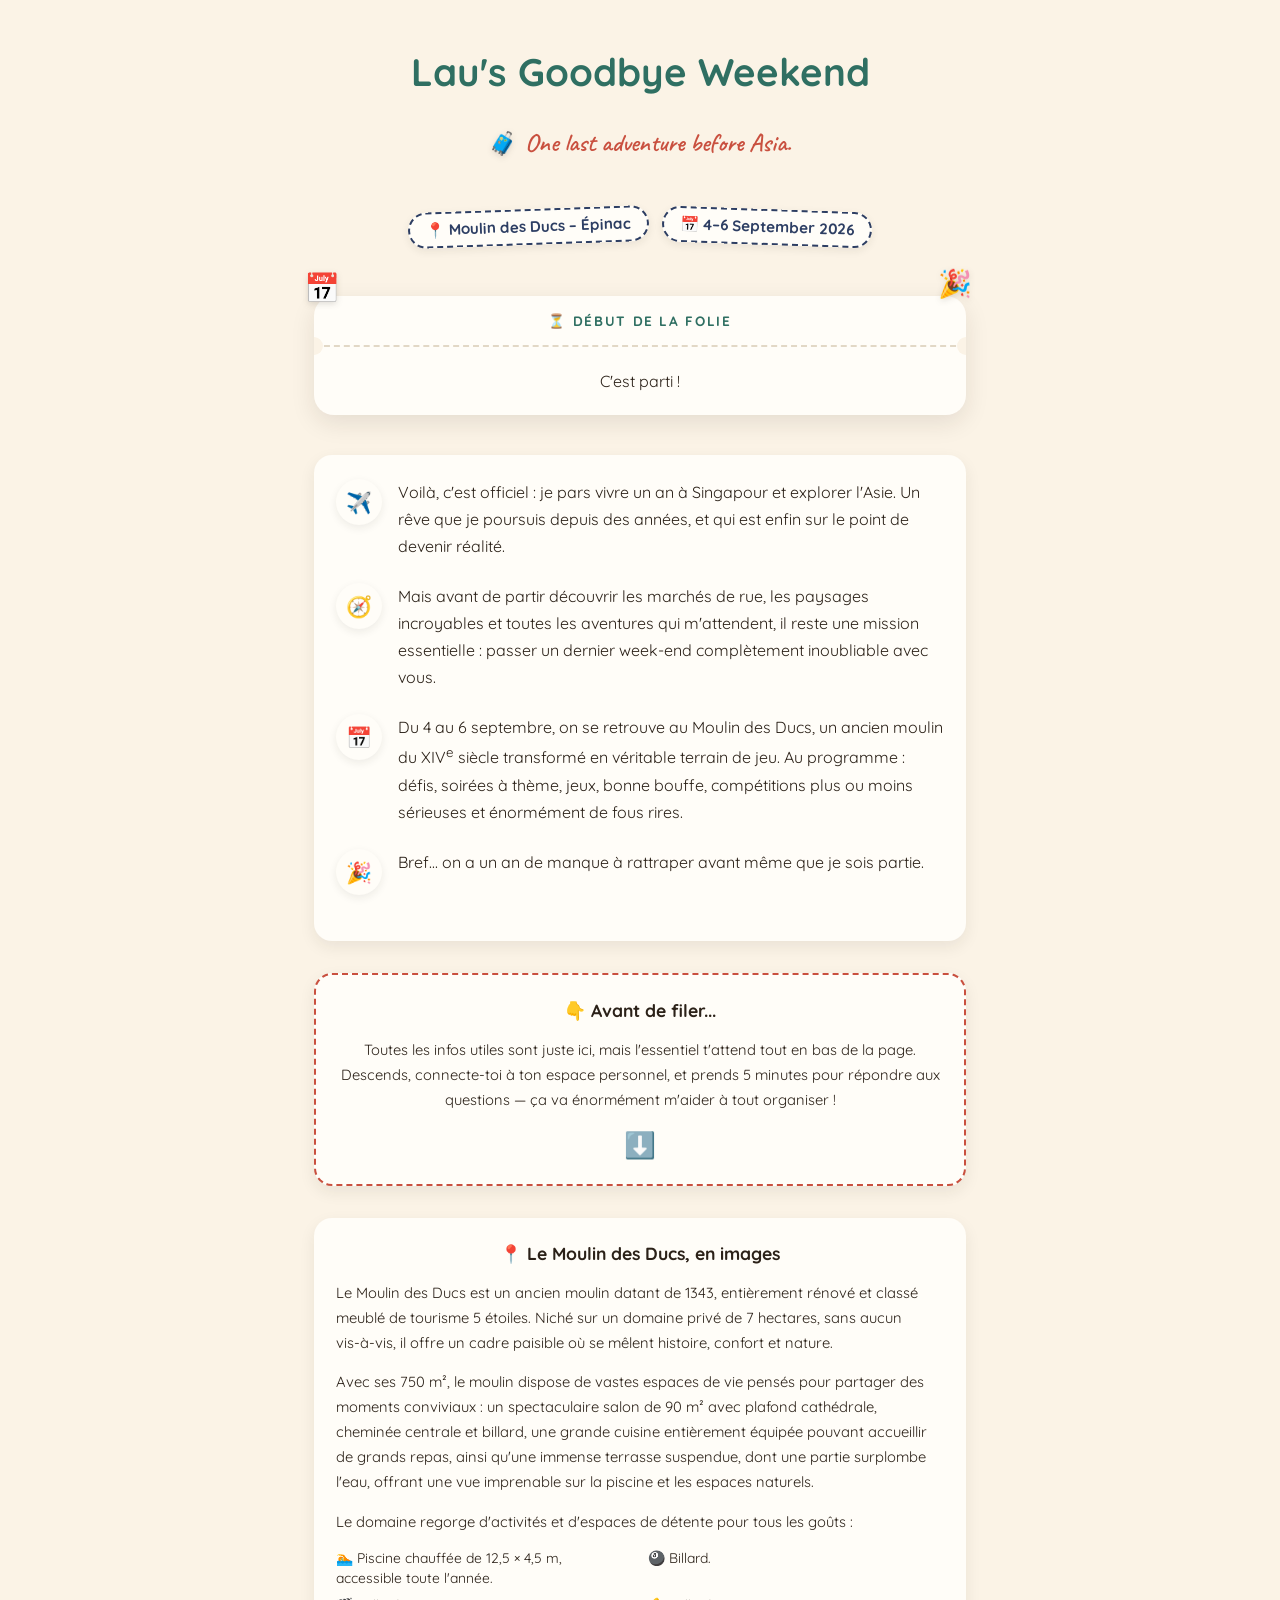
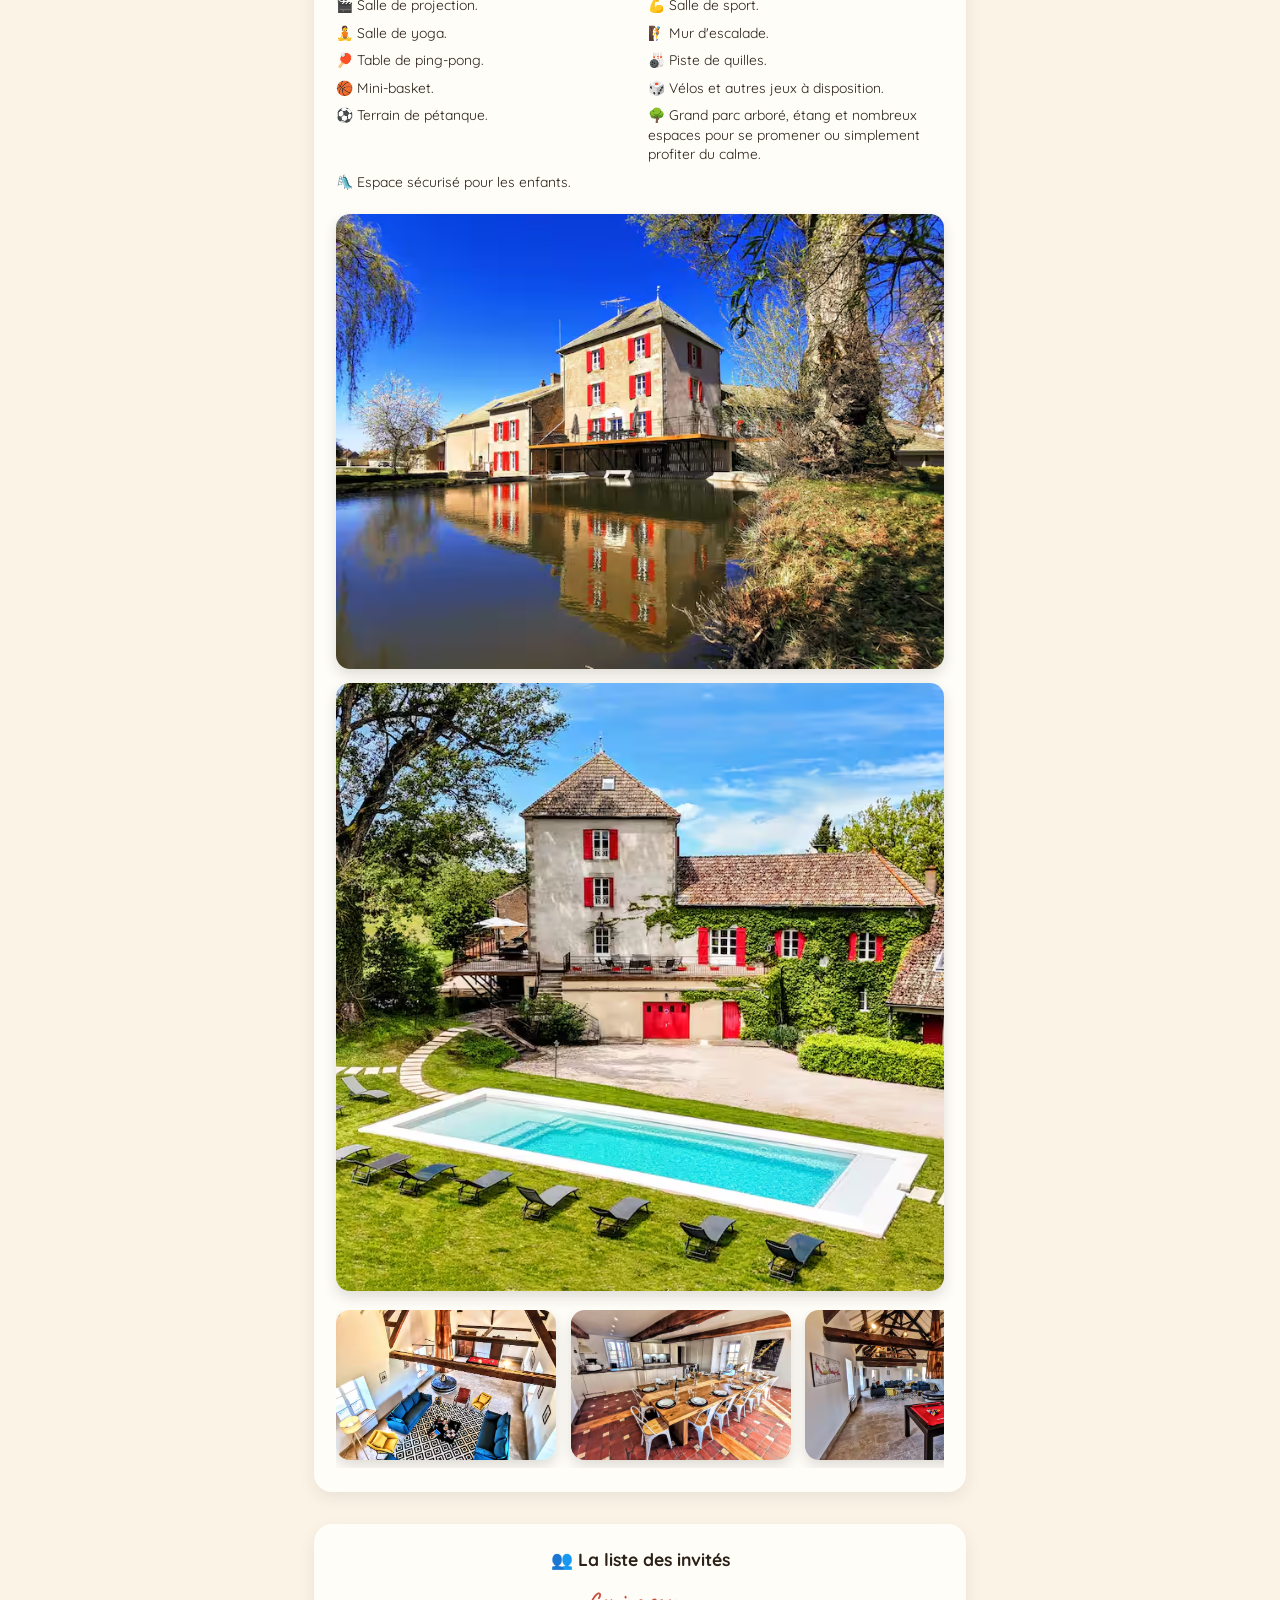
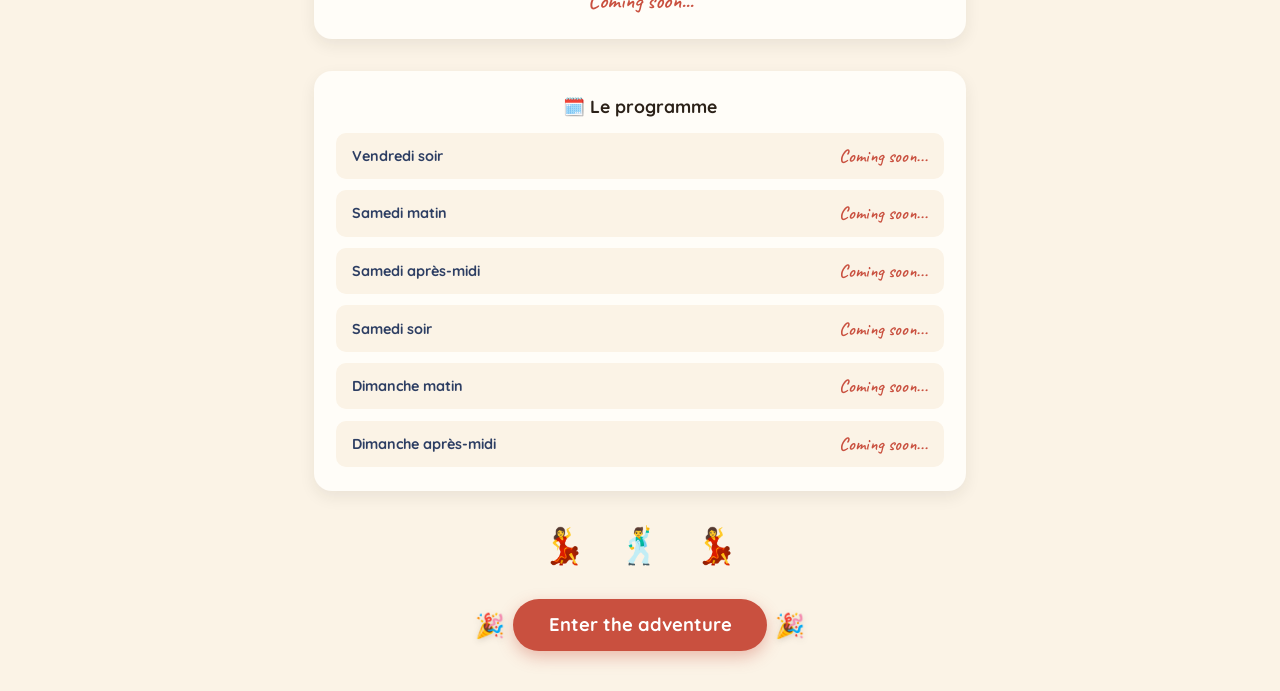
<file: index.html>
<!DOCTYPE html>
<html lang="fr">
<head>
  <meta charset="UTF-8">
  <meta name="viewport" content="width=device-width, initial-scale=1.0">
  <title>Le week-end approche...</title>
  <link rel="stylesheet" href="css/style.css">

  <!-- Polices : Caveat (manuscrite, pour l'accroche) + Quicksand (ronde, pour le reste) -->
  <link rel="preconnect" href="https://fonts.googleapis.com">
  <link href="https://fonts.googleapis.com/css2?family=Caveat:wght@600;700&family=Quicksand:wght@500;600;700&display=swap" rel="stylesheet">

  <link rel="stylesheet" href="css/index.css">
</head>
<body class="page-centree teaser">

  <!-- Élément signature : un petit moulin, clin d'œil au Moulin des Ducs -->
  <svg class="moulin" viewBox="0 0 200 200" aria-hidden="true">
    <!-- Tour du moulin -->
    <polygon points="85,190 115,190 106,90 94,90" fill="var(--bois)" />
    <!-- Toit du moulin -->
    <polygon points="90,90 110,90 100,72" fill="var(--encre)" />
    <!-- Ailes, regroupées pour pouvoir les faire tourner ensemble -->
    <g class="moulin-ailes">
      <rect x="97" y="35" width="6" height="55" rx="3" fill="var(--moutarde)" stroke="var(--encre)" stroke-width="2" transform="rotate(0 100 90)" />
      <rect x="97" y="35" width="6" height="55" rx="3" fill="var(--moutarde)" stroke="var(--encre)" stroke-width="2" transform="rotate(90 100 90)" />
      <rect x="97" y="35" width="6" height="55" rx="3" fill="var(--moutarde)" stroke="var(--encre)" stroke-width="2" transform="rotate(180 100 90)" />
      <rect x="97" y="35" width="6" height="55" rx="3" fill="var(--moutarde)" stroke="var(--encre)" stroke-width="2" transform="rotate(270 100 90)" />
      <circle cx="100" cy="90" r="6" fill="var(--encre)" />
    </g>
  </svg>

  <p class="accroche">Quelque chose de mémorable se prépare...</p>

  <div class="carte-billet">
    <div class="billet-entete">DÉBUT DE L'AVENTURE</div>
    <div class="perforation perforation-gauche"></div>
    <div class="perforation perforation-droite"></div>

    <div id="countdown">
      <div class="bloc-temps">
        <div class="valeur" id="jours">0</div>
        <div class="label">JOURS</div>
      </div>
      <div class="bloc-temps">
        <div class="valeur" id="heures">0</div>
        <div class="label">HEURES</div>
      </div>
      <div class="bloc-temps">
        <div class="valeur" id="minutes">0</div>
        <div class="label">MIN</div>
      </div>
      <div class="bloc-temps">
        <div class="valeur" id="secondes">0</div>
        <div class="label">SEC</div>
      </div>
    </div>
  </div>

  <script src="js/countdown.js"></script>
  <script src="js/waiting-page.js"></script>

</body>
</html>
</file>
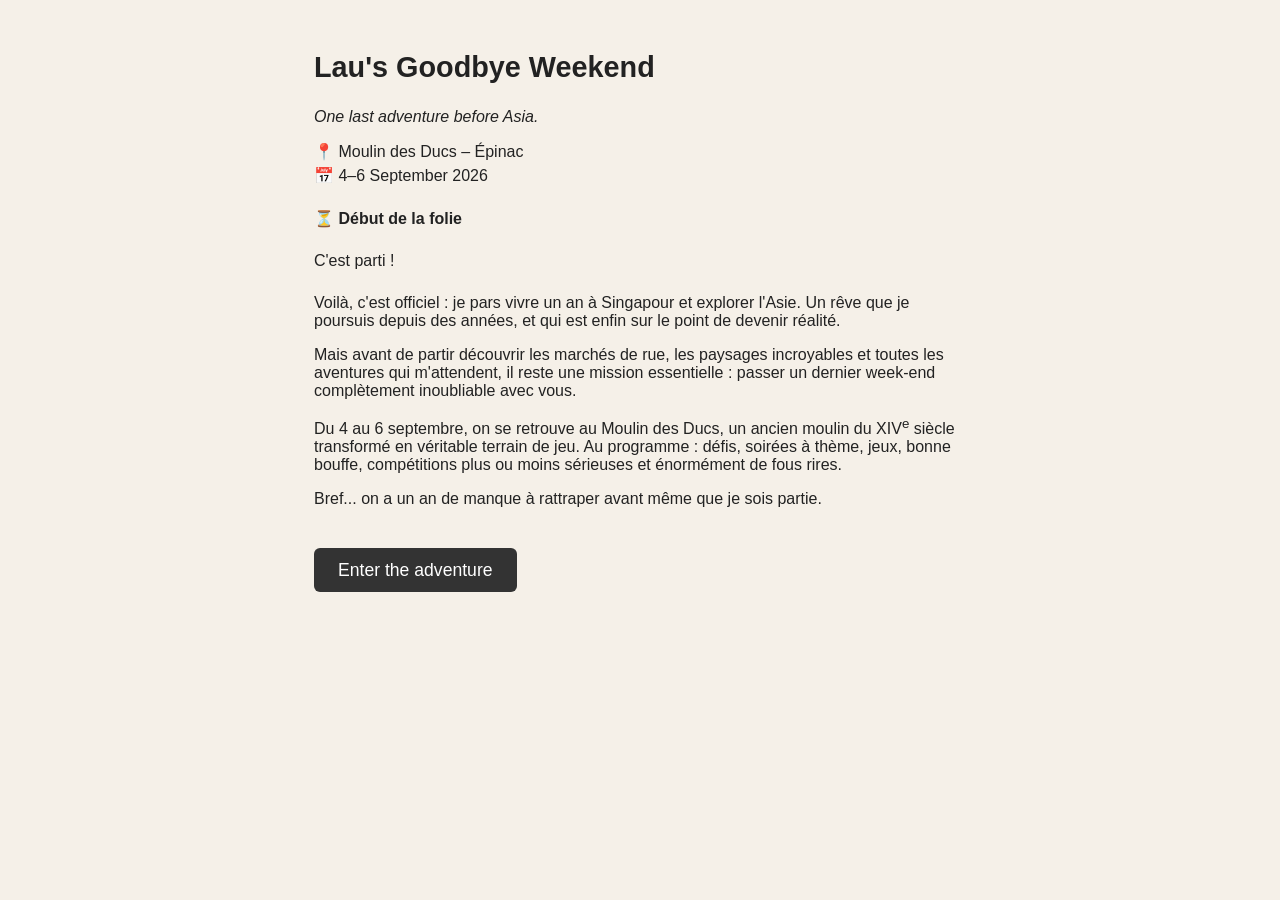
<file: accueil.html>
<!DOCTYPE html>
<html lang="fr">
<head>
  <meta charset="UTF-8">
  <title>Lau's Goodbye Weekend</title>
  <link rel="stylesheet" href="style.css">
  <style>
    body { max-width: 700px; margin: 0 auto; padding: 2rem 1.5rem; }
    h1 { font-size: 1.8rem; }
    .sous-titre { font-style: italic; margin-top: 0; }
    .infos-rapides { margin-bottom: 1.5rem; }
    .infos-rapides span { display: block; margin-bottom: 0.3rem; }

    #countdown {
      display: flex;
      gap: 1.5rem;
      margin: 1.5rem 0;
    }
    .bloc-temps { text-align: center; }
    .bloc-temps .valeur { font-size: 1.8rem; font-weight: bold; display: block; }
    .bloc-temps .label { font-size: 0.8rem; }

    .texte-explicatif p { margin-bottom: 1rem; }

    #bouton-entrer { margin-top: 1.5rem; font-size: 1.1rem; padding: 0.7rem 1.5rem; }
  </style>
</head>
<body>

  <h1>Lau's Goodbye Weekend</h1>
  <p class="sous-titre">One last adventure before Asia.</p>

  <div class="infos-rapides">
    <span>📍 Moulin des Ducs – Épinac</span>
    <span>📅 4–6 September 2026</span>
  </div>

  <p><strong>⏳ Début de la folie</strong></p>
  <div id="countdown">
    <div class="bloc-temps">
      <span class="valeur" id="jours">0</span>
      <span class="label">JOURS</span>
    </div>
    <div class="bloc-temps">
      <span class="valeur" id="heures">0</span>
      <span class="label">HEURES</span>
    </div>
    <div class="bloc-temps">
      <span class="valeur" id="minutes">0</span>
      <span class="label">MIN</span>
    </div>
    <div class="bloc-temps">
      <span class="valeur" id="secondes">0</span>
      <span class="label">SEC</span>
    </div>
  </div>

  <div class="texte-explicatif">
    <p>
      Voilà, c'est officiel : je pars vivre un an à Singapour et explorer l'Asie.
      Un rêve que je poursuis depuis des années, et qui est enfin sur le point de
      devenir réalité.
    </p>
    <p>
      Mais avant de partir découvrir les marchés de rue, les paysages incroyables
      et toutes les aventures qui m'attendent, il reste une mission essentielle :
      passer un dernier week-end complètement inoubliable avec vous.
    </p>
    <p>
      Du 4 au 6 septembre, on se retrouve au Moulin des Ducs, un ancien moulin du
      XIV<sup>e</sup> siècle transformé en véritable terrain de jeu. Au programme :
      défis, soirées à thème, jeux, bonne bouffe, compétitions plus ou moins
      sérieuses et énormément de fous rires.
    </p>
    <p>Bref... on a un an de manque à rattraper avant même que je sois partie.</p>
  </div>

  <button id="bouton-entrer" onclick="window.location.href='connexion.html'">Enter the adventure</button>

  <script>
    const jourJ = new Date('2026-09-04T17:00:00');

    function mettreAJourCompteARebours() {
      const maintenant = new Date();
      const difference = jourJ - maintenant;

      if (difference <= 0) {
        document.getElementById('countdown').textContent = "C'est parti !";
        return;
      }

      const jours = Math.floor(difference / (1000 * 60 * 60 * 24));
      const heures = Math.floor((difference / (1000 * 60 * 60)) % 24);
      const minutes = Math.floor((difference / (1000 * 60)) % 60);
      const secondes = Math.floor((difference / 1000) % 60);

      document.getElementById('jours').textContent = jours;
      document.getElementById('heures').textContent = heures;
      document.getElementById('minutes').textContent = minutes;
      document.getElementById('secondes').textContent = secondes;
    }

    mettreAJourCompteARebours();
    setInterval(mettreAJourCompteARebours, 1000);
  </script>

</body>
</html>
</file>
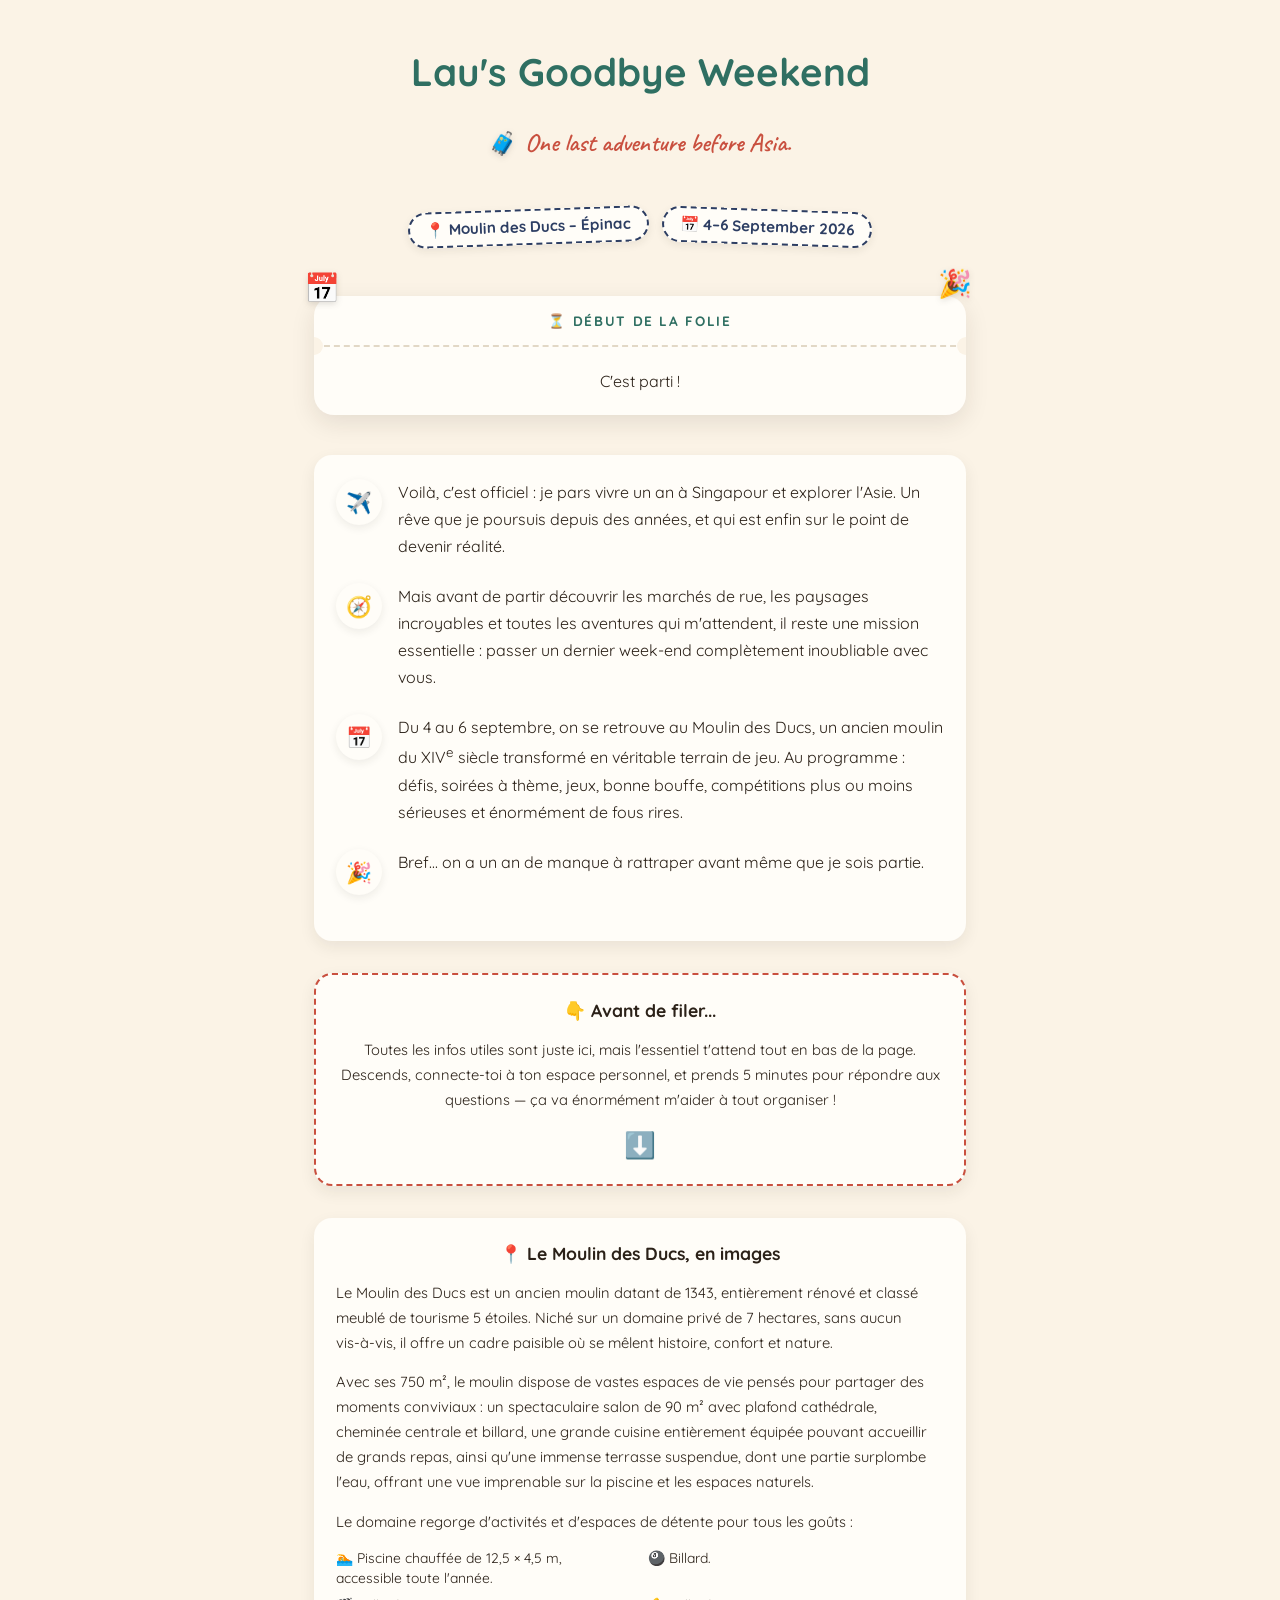
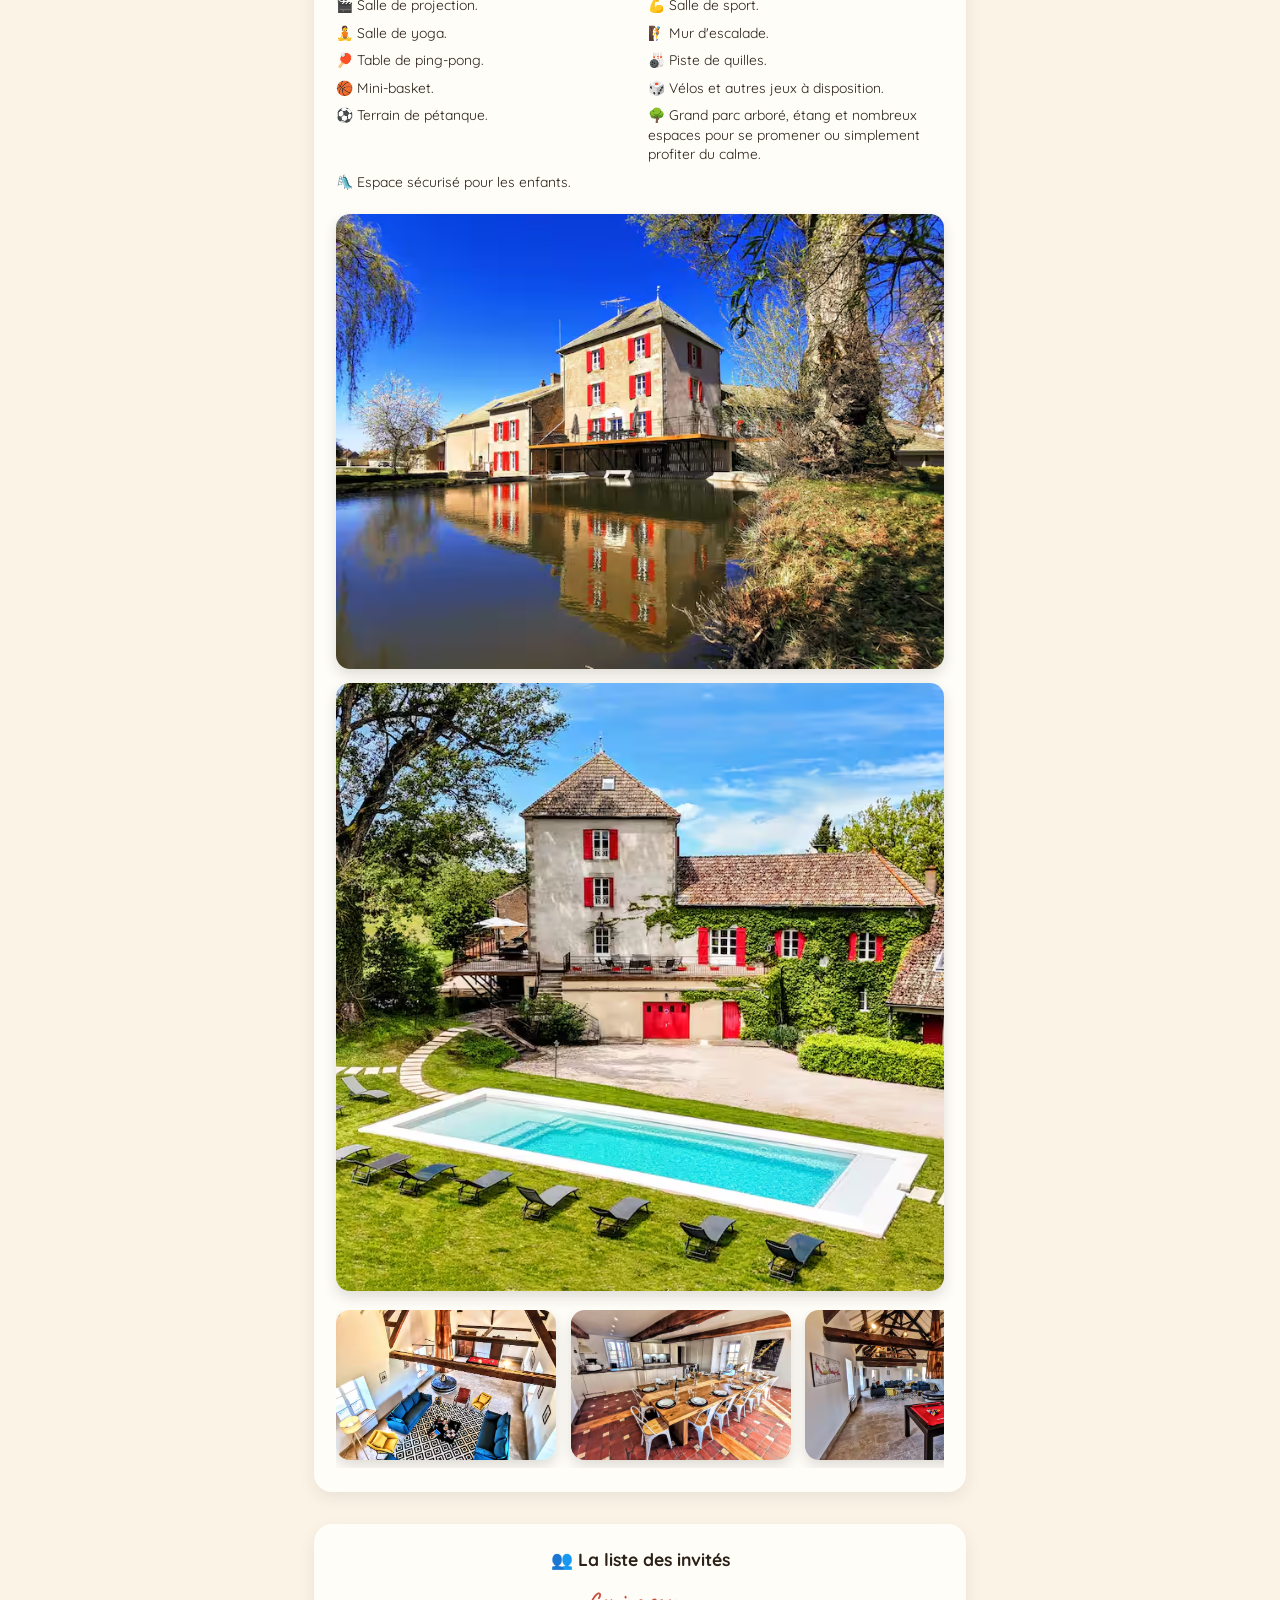
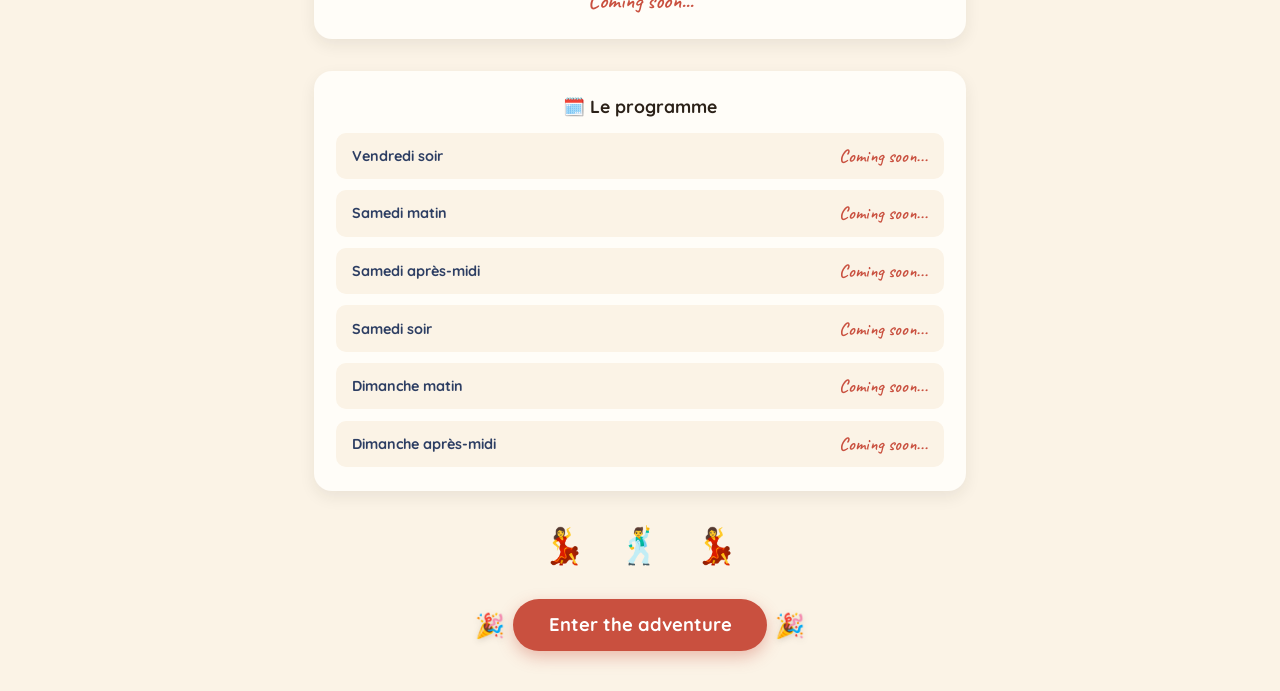
<file: homepage.html>
<!DOCTYPE html>
<html lang="fr">
<head>
  <meta charset="UTF-8">
  <meta name="viewport" content="width=device-width, initial-scale=1.0">
  <title>Lau's Goodbye Weekend</title>
  <link rel="stylesheet" href="css/style.css">

  <!-- Mêmes polices que la page teaser : Caveat (manuscrite) + Quicksand (ronde) -->
  <link rel="preconnect" href="https://fonts.googleapis.com">
  <link href="https://fonts.googleapis.com/css2?family=Caveat:wght@600;700&family=Quicksand:wght@500;600;700;800&display=swap" rel="stylesheet">

  <link rel="stylesheet" href="css/homepage.css">
</head>
<body class="accueil">

  <h1 class="titre-principal">Lau's Goodbye Weekend</h1>

  <div class="sous-titre-ligne">
    <span class="emoji-sticker">🧳</span>
    <p class="sous-titre">One last adventure before Asia.</p>
  </div>

  <div class="infos-rapides">
    <span class="badge-info">📍 Moulin des Ducs – Épinac</span>
    <span class="badge-info">📅 4–6 September 2026</span>
  </div>

  <div class="zone-billet">
    <span class="emoji-sticker sticker-calendrier">📅</span>
    <span class="emoji-sticker sticker-confetti-billet">🎉</span>

    <div class="carte-billet">
      <div class="billet-entete">⏳ DÉBUT DE LA FOLIE</div>
      <div class="perforation perforation-gauche"></div>
      <div class="perforation perforation-droite"></div>

      <div id="countdown">
        <div class="bloc-temps">
          <span class="valeur" id="jours">0</span>
          <span class="label">JOURS</span>
        </div>
        <div class="bloc-temps">
          <span class="valeur" id="heures">0</span>
          <span class="label">HEURES</span>
        </div>
        <div class="bloc-temps">
          <span class="valeur" id="minutes">0</span>
          <span class="label">MIN</span>
        </div>
        <div class="bloc-temps">
          <span class="valeur" id="secondes">0</span>
          <span class="label">SEC</span>
        </div>
      </div>
    </div>
  </div>

  <div class="texte-explicatif carte-a-venir">
    <div class="paragraphe-illustre">
      <span class="icone-paragraphe">✈️</span>
      <p>
        Voilà, c'est officiel : je pars vivre un an à Singapour et explorer l'Asie.
        Un rêve que je poursuis depuis des années, et qui est enfin sur le point de
        devenir réalité.
      </p>
    </div>

    <div class="paragraphe-illustre">
      <span class="icone-paragraphe">🧭</span>
      <p>
        Mais avant de partir découvrir les marchés de rue, les paysages incroyables
        et toutes les aventures qui m'attendent, il reste une mission essentielle :
        passer un dernier week-end complètement inoubliable avec vous.
      </p>
    </div>

    <div class="paragraphe-illustre">
      <span class="icone-paragraphe">📅</span>
      <p>
        Du 4 au 6 septembre, on se retrouve au Moulin des Ducs, un ancien moulin du
        XIV<sup>e</sup> siècle transformé en véritable terrain de jeu. Au programme :
        défis, soirées à thème, jeux, bonne bouffe, compétitions plus ou moins
        sérieuses et énormément de fous rires.
      </p>
    </div>

    <div class="paragraphe-illustre">
      <span class="icone-paragraphe">🎉</span>
      <p>Bref... on a un an de manque à rattraper avant même que je sois partie.</p>
    </div>
  </div>

  <div class="carte-a-venir carte-cta-scroll">
    <p class="titre-carte-a-venir">👇 Avant de filer...</p>
    <p class="texte-cta-scroll">
      Toutes les infos utiles sont juste ici, mais l'essentiel t'attend tout en bas de la page.
      Descends, connecte-toi à ton espace personnel, et prends 5 minutes pour répondre aux
      questions — ça va énormément m'aider à tout organiser !
    </p>
    <span class="fleche-scroll">⬇️</span>
  </div>

  <div class="carte-a-venir">
    <p class="titre-carte-a-venir">📍 Le Moulin des Ducs, en images</p>

    <div class="texte-lieu">
      <p>Le Moulin des Ducs est un ancien moulin datant de 1343, entièrement rénové et classé meublé de tourisme 5 étoiles. Niché sur un domaine privé de 7 hectares, sans aucun vis-à-vis, il offre un cadre paisible où se mêlent histoire, confort et nature.</p>
      <p>Avec ses 750 m², le moulin dispose de vastes espaces de vie pensés pour partager des moments conviviaux : un spectaculaire salon de 90 m² avec plafond cathédrale, cheminée centrale et billard, une grande cuisine entièrement équipée pouvant accueillir de grands repas, ainsi qu'une immense terrasse suspendue, dont une partie surplombe l'eau, offrant une vue imprenable sur la piscine et les espaces naturels.</p>
      <p>Le domaine regorge d'activités et d'espaces de détente pour tous les goûts :</p>
      <ul class="liste-equipements">
        <li>🏊 Piscine chauffée de 12,5 × 4,5 m, accessible toute l'année.</li>
        <li>🎱 Billard.</li>
        <li>🎬 Salle de projection.</li>
        <li>💪 Salle de sport.</li>
        <li>🧘 Salle de yoga.</li>
        <li>🧗 Mur d'escalade.</li>
        <li>🏓 Table de ping-pong.</li>
        <li>🎳 Piste de quilles.</li>
        <li>🏀 Mini-basket.</li>
        <li>🎲 Vélos et autres jeux à disposition.</li>
        <li>⚽ Terrain de pétanque.</li>
        <li>🌳 Grand parc arboré, étang et nombreux espaces pour se promener ou simplement profiter du calme.</li>
        <li>🛝 Espace sécurisé pour les enfants.</li>
      </ul>
    </div>

    <div class="photos-empilees">
      <img src="images/lieu-lac.avif" alt="Le cours d'eau qui longe le Moulin des Ducs" class="photo-empilee">
      <img src="images/lieu-piscine.avif" alt="La piscine du Moulin des Ducs" class="photo-empilee">
    </div>

    <div class="galerie-scroll">
      <img src="images/lieu-salon.avif" alt="Le salon du Moulin des Ducs" class="galerie-photo">
      <img src="images/lieu-cuisine.avif" alt="La cuisine du Moulin des Ducs" class="galerie-photo">
      <img src="images/lieu-billard.avif" alt="Le billard du Moulin des Ducs" class="galerie-photo">
      <img src="images/lieu-escalade.webp" alt="Le mur d'escalade du Moulin des Ducs" class="galerie-photo">
      <img src="images/lieu-sport.avif" alt="La salle de sport du Moulin des Ducs" class="galerie-photo">
      <img src="images/lieu-petanque.avif" alt="Le terrain de pétanque du Moulin des Ducs" class="galerie-photo">
      <img src="images/lieu-cowork.avif" alt="Un espace de coworking au Moulin des Ducs" class="galerie-photo">
      <img src="images/lieu-salon-detente.avif" alt="Un coin salon du Moulin des Ducs" class="galerie-photo">
      <img src="images/lieu-exterieur-1.avif" alt="Vue extérieure du Moulin des Ducs" class="galerie-photo">
      <img src="images/lieu-exterieur-2.avif" alt="Vue extérieure du Moulin des Ducs" class="galerie-photo">
    </div>
  </div>

  <div class="carte-a-venir">
    <p class="titre-carte-a-venir">👥 La liste des invités</p>
    <p class="texte-a-venir">Coming soon...</p>
  </div>

  <div class="carte-a-venir">
    <p class="titre-carte-a-venir">🗓️ Le programme</p>
    <div class="grille-programme">
      <div class="jour-programme">
        <span class="jour-nom">Vendredi soir</span>
        <span class="jour-statut">Coming soon...</span>
      </div>
      <div class="jour-programme">
        <span class="jour-nom">Samedi matin</span>
        <span class="jour-statut">Coming soon...</span>
      </div>
      <div class="jour-programme">
        <span class="jour-nom">Samedi après-midi</span>
        <span class="jour-statut">Coming soon...</span>
      </div>
      <div class="jour-programme">
        <span class="jour-nom">Samedi soir</span>
        <span class="jour-statut">Coming soon...</span>
      </div>
      <div class="jour-programme">
        <span class="jour-nom">Dimanche matin</span>
        <span class="jour-statut">Coming soon...</span>
      </div>
      <div class="jour-programme">
        <span class="jour-nom">Dimanche après-midi</span>
        <span class="jour-statut">Coming soon...</span>
      </div>
    </div>
  </div>

  <div class="rangee-danseurs">
    <span class="emoji-danseur">💃</span>
    <span class="emoji-danseur">🕺</span>
    <span class="emoji-danseur">💃</span>
  </div>

  <div class="zone-cta">
    <span class="emoji-sticker sticker-confetti-gauche">🎉</span>
    <button id="bouton-entrer" onclick="window.location.href='connexion.html'">Enter the adventure</button>
    <span class="emoji-sticker sticker-confetti-droite">🎉</span>
  </div>

  <script src="js/countdown.js"></script>
  <script src="js/homepage.js"></script>

</body>
</html>
</file>
<file: css/style.css>
/* ==========================================================================
   STYLE PARTAGÉ - Site du week-end
   Ce fichier centralise l'apparence de toutes les pages.
   Style volontairement neutre : sera remplacé quand l'identité visuelle
   (section 6 du cahier des charges) sera définie.
   ========================================================================== */

/* Variables de couleur : les regrouper ici permet de changer toute la palette
   du site en modifiant seulement ces lignes, plutôt que de chercher chaque
   couleur dans chaque fichier. */
:root {
  --couleur-fond: #f5f0e8;
  --couleur-texte: #222;
  --couleur-accent: #333;
  --couleur-accent-hover: #555;
  --couleur-succes: #1a7a1a;
  --couleur-erreur: #b00020;
  --couleur-carte: #ffffff;
}

* {
  box-sizing: border-box;
}

body {
  margin: 0;
  font-family: Arial, sans-serif;
  background-color: var(--couleur-fond);
  color: var(--couleur-texte);
}

h1 {
  font-size: 2rem;
  margin-bottom: 1.5rem;
}

h2 {
  font-size: 1.3rem;
}

/* ---- Mise en page : pages centrées (teaser, connexion, profil...) ---- */
.page-centree {
  min-height: 100vh;
  display: flex;
  flex-direction: column;
  align-items: center;
  justify-content: center;
  text-align: center;
  padding: 2rem;
}

/* ---- Mise en page : pages larges (tableaux de bord) ---- */
.page-large {
  padding: 2rem;
}

/* ---- Champs de formulaire ----
   Base par défaut pour un champ texte simple (utilisée telle quelle par
   connexion-admin.html). Les pages avec des formulaires plus riches
   (ex : personal-homepage.css) définissent leurs propres règles plus
   précises, qui prennent le dessus automatiquement. */
input[type="text"],
input[type="email"] {
  font-size: 1.2rem;
  padding: 0.6rem 1rem;
  border: 2px solid var(--couleur-accent);
  border-radius: 6px;
  text-align: center;
  margin-bottom: 1rem;
  display: block;
  width: 100%;
  max-width: 320px;
}

/* ---- Boutons ---- */
button {
  font-size: 1.1rem;
  padding: 0.6rem 1.5rem;
  border: none;
  border-radius: 6px;
  background-color: var(--couleur-accent);
  color: white;
  cursor: pointer;
}

button:hover {
  background-color: var(--couleur-accent-hover);
}

/* ---- Messages de retour (succès / erreur) ---- */
.message {
  margin-top: 1.5rem;
  font-size: 1.1rem;
}

.erreur {
  color: var(--couleur-erreur);
}

.succes {
  color: var(--couleur-succes);
}

/* ---- Tableaux (espace organisatrice) ---- */
table {
  border-collapse: collapse;
  width: 100%;
  background: var(--couleur-carte);
  box-shadow: 0 2px 8px rgba(0, 0, 0, 0.08);
  margin-bottom: 2rem;
}

th, td {
  border: 1px solid #ddd;
  padding: 0.6rem 0.8rem;
  text-align: left;
}

th {
  background-color: var(--couleur-accent);
  color: white;
}

tr:nth-child(even) {
  background-color: #f9f9f9;
}
</file>
<file: css/index.css>
/* Palette et typographie propres à cette page, inspirées du mood board.
   Ces variables ne concernent que cette page : elles n'affectent pas
   les autres fichiers du site. */
:root {
  --creme: #fbf3e6;
  --encre: #2b2118;
  --teal: #2f6f62;
  --corail: #c9503f;
  --moutarde: #e3a73c;
  --marine: #2d3e63;
  --bois: #8b5e3c;
}

body.teaser {
  background-color: var(--creme);
  font-family: 'Quicksand', sans-serif;
  color: var(--encre);
}

/* ---- Le moulin animé : élément signature de la page ---- */
.moulin {
  width: 130px;
  height: auto;
  margin-bottom: 0.5rem;
}

.moulin-ailes {
  transform-origin: 100px 90px;
  animation: tourner 6s linear infinite;
}

@keyframes tourner {
  to { transform: rotate(360deg); }
}

/* Respecte les préférences d'accessibilité : pas d'animation si demandé */
@media (prefers-reduced-motion: reduce) {
  .moulin-ailes { animation: none; }
}

/* ---- Accroche manuscrite ---- */
.accroche {
  font-family: 'Caveat', cursive;
  font-size: 1.8rem;
  font-weight: 600;
  color: var(--marine);
  margin: 0 0 2rem 0;
}

/* ---- Le "billet" contenant le compte à rebours ---- */
.carte-billet {
  position: relative;
  background-color: #fffdf8;
  border-radius: 20px;
  box-shadow: 0 8px 24px rgba(43, 33, 24, 0.1);
  width: 100%;
  max-width: 380px;
  overflow: hidden;
}

.billet-entete {
  padding: 1rem;
  text-align: center;
  font-weight: 700;
  font-size: 0.85rem;
  letter-spacing: 0.12em;
  color: var(--teal);
  border-bottom: 2px dashed #e2d8c6;
}

/* Petites perforations façon billet, de part et d'autre du pointillé */
.perforation {
  position: absolute;
  top: 3.15rem;
  width: 18px;
  height: 18px;
  background-color: var(--creme);
  border-radius: 50%;
  transform: translateY(-50%);
}

.perforation-gauche { left: -9px; }
.perforation-droite { right: -9px; }

#countdown {
  display: flex;
  justify-content: center;
  gap: 1.2rem;
  padding: 1.5rem 1rem;
  flex-wrap: wrap;
}

.bloc-temps .valeur {
  font-family: 'Quicksand', sans-serif;
  font-size: 2.4rem;
  font-weight: 700;
  color: var(--corail);
}

.bloc-temps .label {
  font-size: 0.75rem;
  font-weight: 600;
  letter-spacing: 0.06em;
  color: var(--marine);
  opacity: 0.7;
}
</file>
<file: style.css>
/* ==========================================================================
   STYLE PARTAGÉ - Site du week-end
   Ce fichier centralise l'apparence de toutes les pages.
   Style volontairement neutre : sera remplacé quand l'identité visuelle
   (section 6 du cahier des charges) sera définie.
   ========================================================================== */

/* Variables de couleur : les regrouper ici permet de changer toute la palette
   du site en modifiant seulement ces lignes, plutôt que de chercher chaque
   couleur dans chaque fichier. */
:root {
  --couleur-fond: #f5f0e8;
  --couleur-texte: #222;
  --couleur-accent: #333;
  --couleur-accent-hover: #555;
  --couleur-succes: #1a7a1a;
  --couleur-erreur: #b00020;
  --couleur-carte: #ffffff;
}

* {
  box-sizing: border-box;
}

body {
  margin: 0;
  font-family: Arial, sans-serif;
  background-color: var(--couleur-fond);
  color: var(--couleur-texte);
}

h1 {
  font-size: 2rem;
  margin-bottom: 1.5rem;
}

h2 {
  font-size: 1.3rem;
}

/* ---- Mise en page : pages centrées (teaser, connexion, profil...) ---- */
.page-centree {
  min-height: 100vh;
  display: flex;
  flex-direction: column;
  align-items: center;
  justify-content: center;
  text-align: center;
  padding: 2rem;
}

/* ---- Mise en page : pages larges (tableaux de bord) ---- */
.page-large {
  padding: 2rem;
}

/* ---- Champs de formulaire ---- */
input[type="text"],
input[type="email"] {
  font-size: 1.2rem;
  padding: 0.6rem 1rem;
  border: 2px solid var(--couleur-accent);
  border-radius: 6px;
  text-align: center;
  margin-bottom: 1rem;
  display: block;
  width: 100%;
  max-width: 320px;
}

/* ---- Boutons ---- */
button {
  font-size: 1.1rem;
  padding: 0.6rem 1.5rem;
  border: none;
  border-radius: 6px;
  background-color: var(--couleur-accent);
  color: white;
  cursor: pointer;
}

button:hover {
  background-color: var(--couleur-accent-hover);
}

/* ---- Messages de retour (succès / erreur) ---- */
.message {
  margin-top: 1.5rem;
  font-size: 1.1rem;
}

.erreur {
  color: var(--couleur-erreur);
}

.succes {
  color: var(--couleur-succes);
}

/* ---- Compte à rebours (page teaser) ---- */
#countdown {
  display: flex;
  gap: 1.5rem;
}

.bloc-temps {
  display: flex;
  flex-direction: column;
  align-items: center;
}

.bloc-temps .valeur {
  font-size: 3rem;
  font-weight: bold;
}

.bloc-temps .label {
  font-size: 0.9rem;
  text-transform: uppercase;
  color: #555;
}

/* ---- Carte (sondage, blocs mis en avant) ---- */
.carte {
  background: var(--couleur-carte);
  border-radius: 10px;
  padding: 1.5rem 2rem;
  box-shadow: 0 2px 8px rgba(0, 0, 0, 0.1);
}

.carte label {
  display: block;
  text-align: left;
  margin: 0.5rem 0;
  font-size: 1.05rem;
}

/* ---- Tableaux (espace organisatrice) ---- */
table {
  border-collapse: collapse;
  width: 100%;
  background: var(--couleur-carte);
  box-shadow: 0 2px 8px rgba(0, 0, 0, 0.08);
  margin-bottom: 2rem;
}

th, td {
  border: 1px solid #ddd;
  padding: 0.6rem 0.8rem;
  text-align: left;
}

th {
  background-color: var(--couleur-accent);
  color: white;
}

tr:nth-child(even) {
  background-color: #f9f9f9;
}
</file>
<file: css/homepage.css>
/* Palette identique à index.html, pour garder une cohérence entre
   la page teaser et la page d'accueil. */
:root {
  --creme: #fbf3e6;
  --encre: #2b2118;
  --teal: #2f6f62;
  --corail: #c9503f;
  --moutarde: #e3a73c;
  --marine: #2d3e63;
  --bois: #8b5e3c;
}

body.accueil {
  background-color: var(--creme);
  font-family: 'Quicksand', sans-serif;
  color: var(--encre);
  max-width: 700px;
  margin: 0 auto;
  padding: 2.5rem 1.5rem;
  text-align: center;
  overflow-x: hidden;
}

/* ---- Stickers en émoji, réutilisés à plusieurs endroits ---- */
.emoji-sticker {
  display: inline-block;
  font-size: 1.6rem;
  filter: drop-shadow(0 2px 3px rgba(43, 33, 24, 0.15));
}

/* ---- Titre + sous-titre ---- */
.titre-principal {
  font-weight: 800;
  font-size: 2.4rem;
  margin: 0.5rem 0 0.3rem 0;
  color: var(--teal);
}

.sous-titre-ligne {
  display: flex;
  align-items: center;
  justify-content: center;
  gap: 0.5rem;
  margin: 0 0 1.5rem 0;
}

.sous-titre-ligne .emoji-sticker { font-size: 1.4rem; }

.sous-titre {
  font-family: 'Caveat', cursive;
  font-size: 1.6rem;
  font-weight: 600;
  color: var(--corail);
}

/* ---- Badges d'infos rapides, façon tampons de voyage ---- */
.infos-rapides {
  display: flex;
  flex-wrap: wrap;
  justify-content: center;
  gap: 0.8rem;
  margin-bottom: 2rem;
}

.badge-info {
  display: inline-flex;
  align-items: center;
  gap: 0.4rem;
  background-color: #fffdf8;
  border: 2px dashed var(--marine);
  border-radius: 999px;
  padding: 0.4rem 1rem;
  font-weight: 700;
  font-size: 0.95rem;
  color: var(--marine);
  box-shadow: 0 3px 8px rgba(43, 33, 24, 0.08);
}

.badge-info:nth-child(1) { transform: rotate(-2deg); }
.badge-info:nth-child(2) { transform: rotate(2deg); }

/* ---- Le "billet" du compte à rebours, même style que index.html ---- */
.zone-billet {
  position: relative;
  width: 100%;
  margin: 0 auto 2.5rem auto;
  padding-top: 1.2rem;
}

.carte-billet {
  position: relative;
  background-color: #fffdf8;
  border-radius: 20px;
  box-shadow: 0 8px 24px rgba(43, 33, 24, 0.1);
  overflow: hidden;
}

.sticker-calendrier {
  position: absolute;
  top: -0.5rem;
  left: -0.6rem;
  font-size: 1.8rem;
  z-index: 2;
}

.sticker-confetti-billet {
  position: absolute;
  top: -0.7rem;
  right: -0.4rem;
  font-size: 1.7rem;
  z-index: 2;
}

@media (max-width: 420px) {
  .sticker-calendrier, .sticker-confetti-billet { display: none; }
}

.billet-entete {
  padding: 1rem;
  text-align: center;
  font-weight: 700;
  font-size: 0.85rem;
  letter-spacing: 0.12em;
  color: var(--teal);
  border-bottom: 2px dashed #e2d8c6;
}

.perforation {
  position: absolute;
  top: 3.15rem;
  width: 18px;
  height: 18px;
  background-color: var(--creme);
  border-radius: 50%;
  transform: translateY(-50%);
  z-index: 1;
}

.perforation-gauche { left: -9px; }
.perforation-droite { right: -9px; }

#countdown {
  display: flex;
  justify-content: center;
  gap: 1.2rem;
  padding: 1.5rem 1rem;
  flex-wrap: wrap;
}

.bloc-temps .valeur {
  font-size: 2.4rem;
  font-weight: 700;
  color: var(--corail);
}

.bloc-temps .label {
  font-size: 0.75rem;
  font-weight: 600;
  letter-spacing: 0.06em;
  color: var(--marine);
  opacity: 0.7;
}

/* ---- Texte explicatif, avec une icône par paragraphe ---- */
.texte-explicatif {
  margin: 0 auto 2rem auto;
}

.paragraphe-illustre {
  display: flex;
  align-items: flex-start;
  gap: 1rem;
  margin-bottom: 1.4rem;
  text-align: left;
}

.icone-paragraphe {
  flex-shrink: 0;
  width: 46px;
  height: 46px;
  border-radius: 50%;
  display: flex;
  align-items: center;
  justify-content: center;
  background-color: #fffdf8;
  box-shadow: 0 3px 8px rgba(43, 33, 24, 0.08);
}

.icone-paragraphe { font-size: 1.3rem; }

.paragraphe-illustre p {
  margin: 0;
  line-height: 1.7;
}

/* ---- Cartes "à venir" (liste des invités, programme) ---- */
.carte-a-venir {
  background-color: #fffdf8;
  border-radius: 18px;
  box-shadow: 0 6px 16px rgba(43, 33, 24, 0.08);
  padding: 1.5rem 1.4rem;
  margin-bottom: 2rem;
  text-align: center;
}

.titre-carte-a-venir {
  font-weight: 800;
  font-size: 1.1rem;
  margin: 0 0 1rem 0;
  color: var(--encre);
}

.texte-a-venir {
  font-family: 'Caveat', cursive;
  font-size: 1.4rem;
  font-weight: 600;
  color: var(--corail);
  margin: 0;
}

.grille-programme {
  display: flex;
  flex-direction: column;
  gap: 0.7rem;
}

.jour-programme {
  display: flex;
  justify-content: space-between;
  align-items: center;
  background-color: var(--creme);
  border-radius: 10px;
  padding: 0.7rem 1rem;
}

.jour-nom {
  font-weight: 700;
  font-size: 0.9rem;
  color: var(--marine);
}

.jour-statut {
  font-family: 'Caveat', cursive;
  font-size: 1.15rem;
  font-weight: 600;
  color: var(--corail);
}

.carte-cta-scroll {
  border: 2px dashed var(--corail);
}

.texte-cta-scroll {
  font-size: 0.92rem;
  line-height: 1.7;
  margin: 0 0 1rem 0;
}

.fleche-scroll {
  display: inline-block;
  font-size: 1.6rem;
  animation: rebond 1.6s ease-in-out infinite;
}

@media (prefers-reduced-motion: reduce) {
  .fleche-scroll { animation: none; }
}

/* ---- Galerie photo du lieu ---- */
.texte-lieu {
  text-align: left;
  margin-bottom: 1.4rem;
}

.texte-lieu p {
  line-height: 1.7;
  font-size: 0.92rem;
  margin: 0 0 0.9rem 0;
}

.liste-equipements {
  list-style: none;
  padding: 0;
  margin: 0;
  display: grid;
  grid-template-columns: 1fr 1fr;
  gap: 0.5rem 1rem;
}

@media (max-width: 480px) {
  .liste-equipements { grid-template-columns: 1fr; }
}

.liste-equipements li {
  font-size: 0.87rem;
  line-height: 1.4;
}

.photos-empilees {
  display: flex;
  flex-direction: column;
  gap: 0.9rem;
  margin-bottom: 1.2rem;
}

.photo-empilee {
  width: 100%;
  height: auto;
  display: block;
  border-radius: 14px;
  box-shadow: 0 6px 14px rgba(43, 33, 24, 0.15);
}
.galerie-scroll {
  display: flex;
  gap: 0.9rem;
  overflow-x: auto;
  padding-bottom: 0.5rem;
  scroll-snap-type: x mandatory;
}

.galerie-photo {
  flex: 0 0 220px;
  height: 150px;
  object-fit: cover;
  border-radius: 14px;
  box-shadow: 0 6px 14px rgba(43, 33, 24, 0.15);
  scroll-snap-align: start;
}

/* ---- Rangée de danseurs, avant le bouton ---- */
.rangee-danseurs {
  display: flex;
  justify-content: center;
  gap: 2rem;
  margin-bottom: 2rem;
}

.emoji-danseur {
  font-size: 2.2rem;
  display: inline-block;
  animation: rebond 1.6s ease-in-out infinite;
}

.emoji-danseur:nth-child(1) { animation-delay: 0s; }
.emoji-danseur:nth-child(2) { animation-delay: 0.2s; }
.emoji-danseur:nth-child(3) { animation-delay: 0.4s; }

@keyframes rebond {
  0%, 100% { transform: translateY(0); }
  50% { transform: translateY(-8px); }
}

@media (prefers-reduced-motion: reduce) {
  .emoji-danseur { animation: none; }
}

/* ---- Bouton d'appel à l'action, avec ses confettis ---- */
.zone-cta {
  position: relative;
  display: inline-block;
}

.zone-cta .sticker-confetti-gauche,
.zone-cta .sticker-confetti-droite {
  position: absolute;
  font-size: 1.5rem;
  top: 50%;
  transform: translateY(-50%);
}

.zone-cta .sticker-confetti-gauche { left: -2.4rem; }
.zone-cta .sticker-confetti-droite { right: -2.4rem; }

@media (max-width: 480px) {
  .zone-cta .sticker-confetti-gauche,
  .zone-cta .sticker-confetti-droite { display: none; }
}

#bouton-entrer {
  font-family: 'Quicksand', sans-serif;
  font-weight: 700;
  font-size: 1.15rem;
  padding: 0.9rem 2.2rem;
  border: none;
  border-radius: 999px;
  background-color: var(--corail);
  color: white;
  cursor: pointer;
  box-shadow: 0 6px 16px rgba(201, 80, 63, 0.35);
  transition: background-color 0.2s ease, transform 0.15s ease;
}

#bouton-entrer:hover {
  background-color: #b5432f;
  transform: translateY(-2px);
}
</file>
